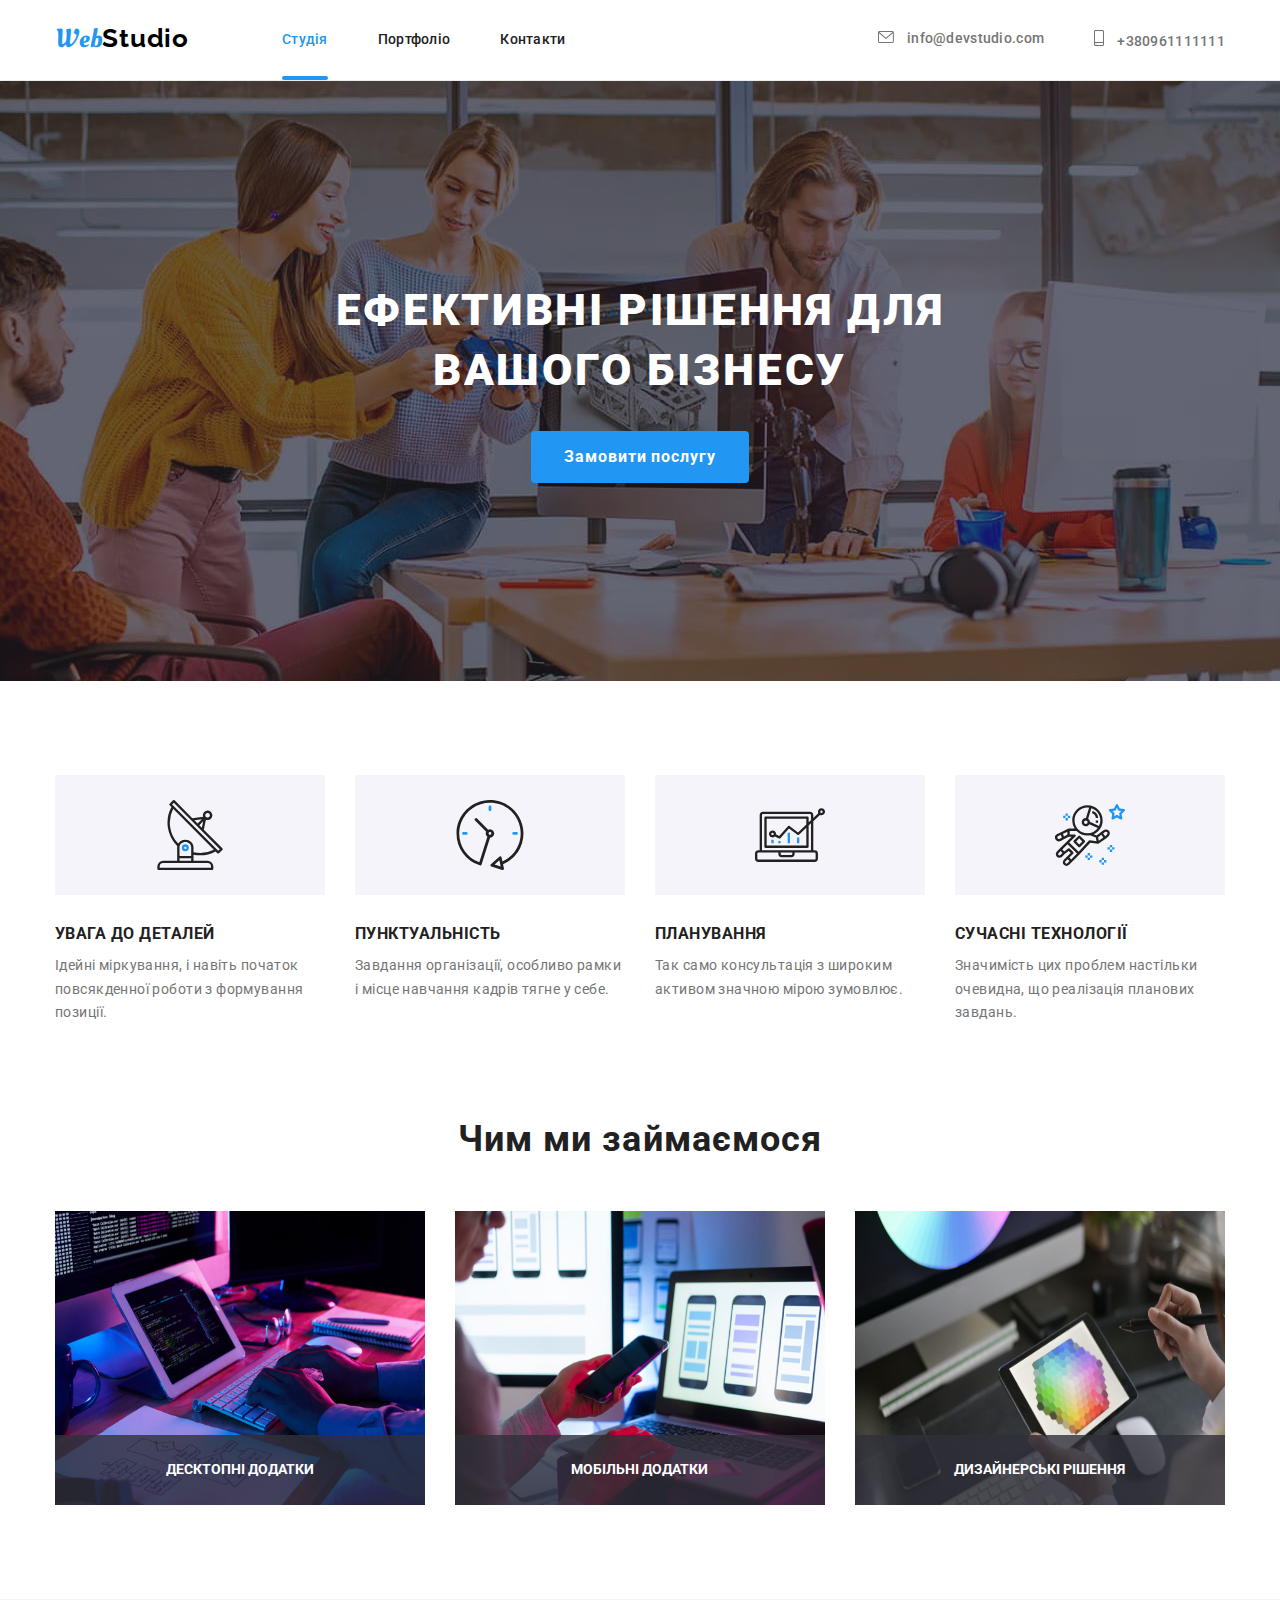
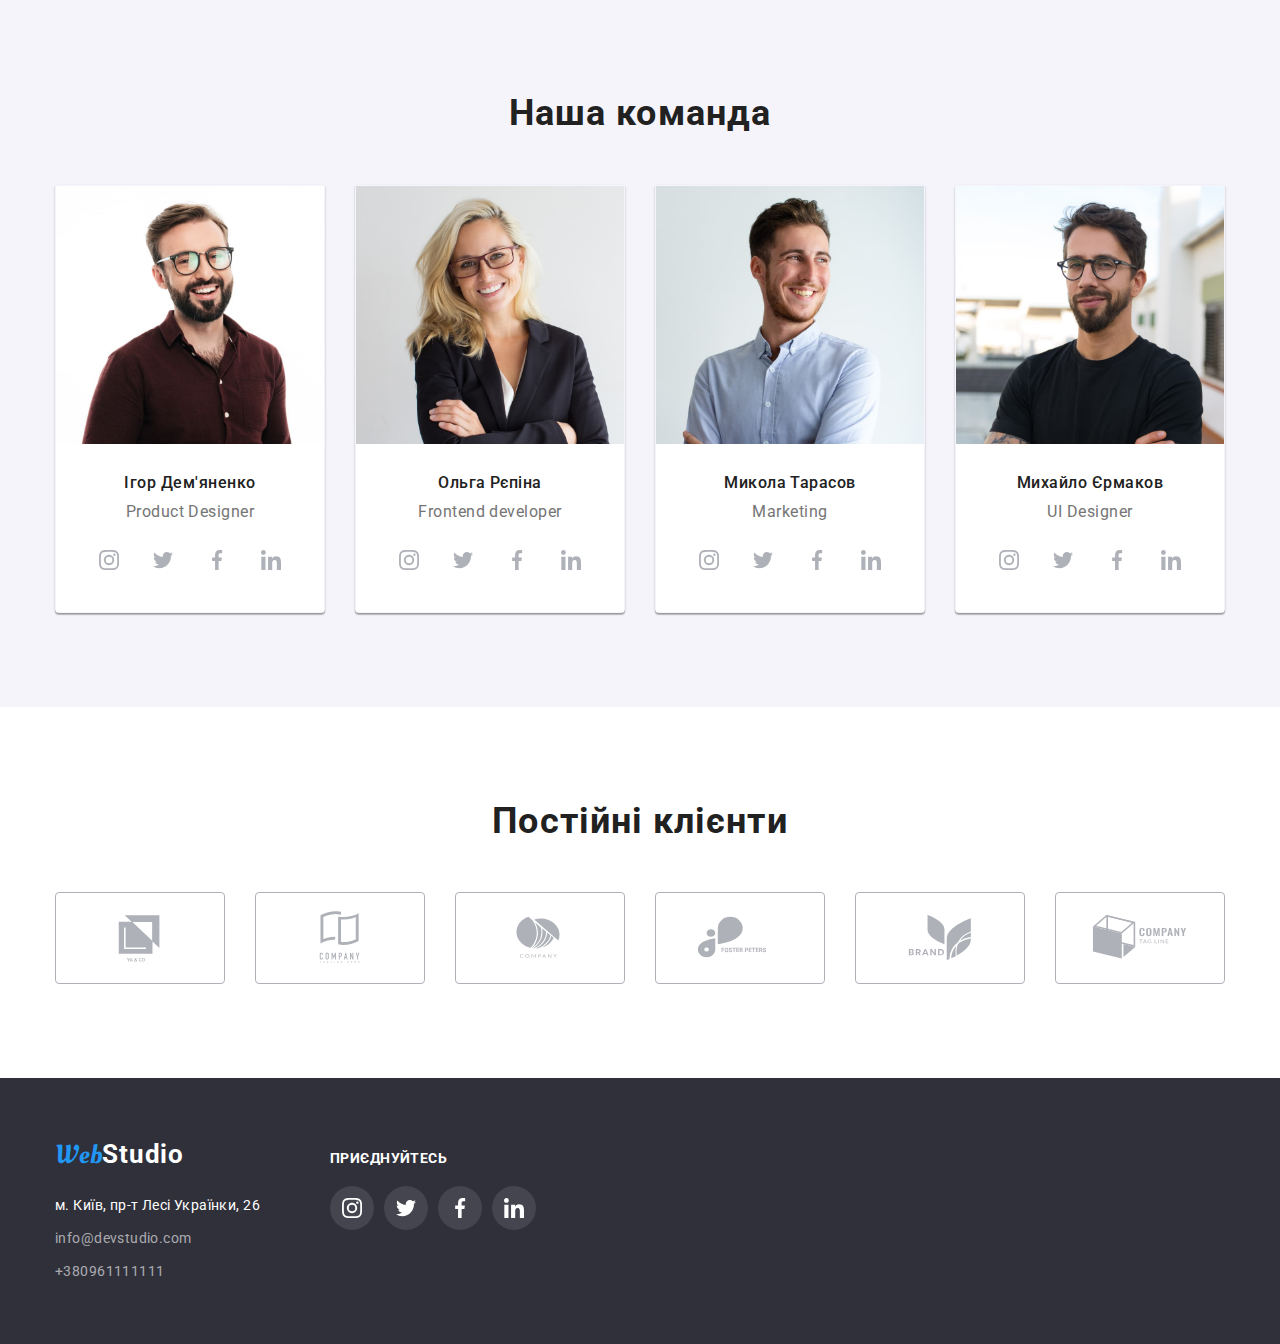
<file: index.html>
<!DOCTYPE html>
<html lang="uk">
  <head>
    <meta charset="UTF-8" />
    <meta http-equiv="X-UA-Compatible" content="IE=edge" />
    <meta name="viewport" content="width=device-width, initial-scale=1.0" />
    <title>WebStudio</title>
    <link
      href="https://fonts.googleapis.com/css2?family=Oleo+Script&family=Raleway:wght@700&family=Roboto:wght@400;500;700;900&display=swap"
      rel="stylesheet"
    />

    <link
      rel="stylesheet"
      href="https://cdnjs.cloudflare.com/ajax/libs/modern-normalize/1.1.0/modern-normalize.min.css"
      integrity="sha512-wpPYUAdjBVSE4KJnH1VR1HeZfpl1ub8YT/NKx4PuQ5NmX2tKuGu6U/JRp5y+Y8XG2tV+wKQpNHVUX03MfMFn9Q=="
      crossorigin="anonymous"
      referrerpolicy="no-referrer"
    />

    <link rel="stylesheet" href="./css/styles.css" />
  </head>
  <body>
    <!-- Page header -->
    <header class="header">
      <div class="container nav">
        <!-- The logo is a link -->
        <a href="/" class="logo link"> <span class="web">Web</span>Studio </a>
        <!-- Main navigation -->
        <nav>
          <ul class="site-nav list">
            <li class="item"><a href="" class="link current">Студія</a></li>
            <li class="item">
              <a href="./portfolio.html" class="link">Портфоліо</a>
            </li>
            <li class="item"><a href="" class="link">Контакти</a></li>
          </ul>
        </nav>
        <ul class="contacts list">
          <li class="item">
            <a href="maito:info@devstudio.com" class="link">
              <svg class="icon" width="16" height="12">
                <use href="./img/icons.svg#icon-envelope"></use>
              </svg>
              info@devstudio.com
            </a>
          </li>
          <li class="item">
            <a href="tel:+380961111111" class="link">
              <svg class="icon" width="10" height="16">
                <use href="./img/icons.svg#icon-smartphone"></use>
              </svg>
              +380961111111</a
            >
          </li>
        </ul>
      </div>
    </header>
    <!-- Unique page content -->
    <main>
      <section class="business">
        <div class="container">
          <h1 class="business-title">
            Ефективні рішення для <br />
            вашого бізнесу
          </h1>
          <button type="button" class="button" data-modal-open>
            Замовити послугу
          </button>
        </div>
        <!-- Backdrop -->
        <div class="backdrop is-hidden" data-modal>
          <div class="modal">
            <button type="button" class="icon-button" data-modal-close>
              <svg class="icon-comand-button" width="18" height="18">
                <use href="./img/icons.svg#icon-close"></use>
              </svg>
            </button>
          </div>
        </div>
      </section>
      <section class="section section-priority">
        <div class="container">
          <h2 class="section-title visually-hidden">Пріоритети</h2>
          <ul class="priority list">
            <li class="item">
              <div class="icon-features">
                <svg width="70" height="70">
                  <use href="./img/icons.svg#icon-antenna"></use>
                </svg>
              </div>

              <h3 class="section-title">УВАГА ДО ДЕТАЛЕЙ</h3>
              <p class="section-text">
                Ідейні міркування, і навіть початок повсякденної роботи з
                формування позиції.
              </p>
            </li>
            <li class="item">
              <div class="icon-features">
                <svg width="70" height="70">
                  <use href="./img/icons.svg#icon-clock"></use>
                </svg>
              </div>

              <h3 class="section-title">ПУНКТУАЛЬНІСТЬ</h3>
              <p class="section-text">
                Завдання організації, особливо рамки і місце навчання кадрів
                тягне у себе.
              </p>
            </li>
            <li class="item">
              <div class="icon-features">
                <svg width="70" height="70">
                  <use href="./img/icons.svg#icon-diagram"></use>
                </svg>
              </div>

              <h3 class="section-title">ПЛАНУВАННЯ</h3>
              <p class="section-text">
                Так само консультація з широким активом значною мірою зумовлює.
              </p>
            </li>

            <li class="item">
              <div class="icon-features">
                <svg width="70" height="70">
                  <use href="./img/icons.svg#icon-astronaut"></use>
                </svg>
              </div>

              <h3 class="section-title">СУЧАСНІ ТЕХНОЛОГІЇ</h3>
              <p class="section-text">
                Значимість цих проблем настільки очевидна, що реалізація
                планових завдань.
              </p>
            </li>
          </ul>
        </div>
      </section>
      <section class="section work">
        <div class="container">
          <h2 class="work-title">Чим ми займаємося</h2>
          <ul class="working list">
            <li class="item img-position">
              <img
                src="./img/photo5.jpg"
                alt="Coding"
                width="370"
                height="294"
              />
              <h3 class="position">ДЕСКТОПНІ ДОДАТКИ</h3>
            </li>
            <li class="item img-position">
              <img
                src="./img/photo6.jpg"
                alt="Mobile phone"
                width="370"
                height="294"
              />
              <h3 class="position">МОБІЛЬНІ ДОДАТКИ</h3>
            </li>
            <li class="item img-position">
              <img
                src="./img/photo7.jpg"
                alt="Colours"
                width="370"
                height="294"
              />
              <h3 class="position">ДИЗАЙНЕРСЬКІ РІШЕННЯ</h3>
            </li>
          </ul>
        </div>
      </section>
      <section class="section comand">
        <div class="container">
          <h2 class="comand-title">Наша команда</h2>
          <ul class="comand-list list">
            <li class="item">
              <img src="./img/photo1.jpg" alt="Product designer" width="270" />
              <div class="job-title">
                <h3 class="comand-name">Ігор Дем'яненко</h3>
                <p lang="en" class="comand-prof">Product Designer</p>

                <ul class="list comand-social">
                  <li class="icon-items">
                    <a href="" class="icon-link"
                      ><svg class="icon-comand" width="20" height="20">
                        <use href="./img/icons.svg#icon-instagram"></use></svg
                    ></a>
                  </li>
                  <li class="icon-items">
                    <a href="" class="icon-link"
                      ><svg class="icon-comand" width="20" height="20">
                        <use href="./img/icons.svg#icon-twitter"></use></svg
                    ></a>
                  </li>
                  <li class="icon-items">
                    <a href="" class="icon-link"
                      ><svg class="icon-comand" width="20" height="20">
                        <use href="./img/icons.svg#icon-facebook"></use></svg
                    ></a>
                  </li>
                  <li class="icon-items">
                    <a href="" class="icon-link"
                      ><svg class="icon-comand" width="20" height="20">
                        <use href="./img/icons.svg#icon-linkedin"></use></svg
                    ></a>
                  </li>
                </ul>
              </div>
            </li>
            <li class="item">
              <img
                src="./img/photo3.jpg"
                alt="Frontend developer"
                width="270"
              />
              <div class="job-title">
                <h3 class="comand-name">Ольга Рєпіна</h3>
                <p lang="en" class="comand-prof">Frontend developer</p>
                <ul class="list comand-social">
                  <li class="icon-items">
                    <a href="" class="icon-link"
                      ><svg class="icon-comand" width="20" height="20">
                        <use href="./img/icons.svg#icon-instagram"></use></svg
                    ></a>
                  </li>
                  <li class="icon-items">
                    <a href="" class="icon-link"
                      ><svg class="icon-comand" width="20" height="20">
                        <use href="./img/icons.svg#icon-twitter"></use></svg
                    ></a>
                  </li>
                  <li class="icon-items">
                    <a href="" class="icon-link"
                      ><svg class="icon-comand" width="20" height="20">
                        <use href="./img/icons.svg#icon-facebook"></use></svg
                    ></a>
                  </li>
                  <li class="icon-items">
                    <a href="" class="icon-link"
                      ><svg class="icon-comand" width="20" height="20">
                        <use href="./img/icons.svg#icon-linkedin"></use></svg
                    ></a>
                  </li>
                </ul>
              </div>
            </li>
            <li class="item">
              <img src="./img/photo4.jpg" alt="Marketing" width="270" />
              <div class="job-title">
                <h3 class="comand-name">Микола Тарасов</h3>
                <p lang="en" class="comand-prof">Marketing</p>
                <ul class="list comand-social">
                  <li class="icon-items">
                    <a href="" class="icon-link"
                      ><svg class="icon-comand" width="20" height="20">
                        <use href="./img/icons.svg#icon-instagram"></use></svg
                    ></a>
                  </li>
                  <li class="icon-items">
                    <a href="" class="icon-link"
                      ><svg class="icon-comand" width="20" height="20">
                        <use href="./img/icons.svg#icon-twitter"></use></svg
                    ></a>
                  </li>
                  <li class="icon-items">
                    <a href="" class="icon-link"
                      ><svg class="icon-comand" width="20" height="20">
                        <use href="./img/icons.svg#icon-facebook"></use></svg
                    ></a>
                  </li>
                  <li class="icon-items">
                    <a href="" class="icon-link"
                      ><svg class="icon-comand" width="20" height="20">
                        <use href="./img/icons.svg#icon-linkedin"></use></svg
                    ></a>
                  </li>
                </ul>
              </div>
            </li>
            <li class="item">
              <img src="./img/photo2.jpg" alt="UI Designer" width="270" />
              <div class="job-title">
                <h3 class="comand-name">Михайло Єрмаков</h3>
                <p lang="en" class="comand-prof">UI Designer</p>
                <ul class="list comand-social">
                  <li class="icon-items">
                    <a href="" class="icon-link"
                      ><svg class="icon-comand" width="20" height="20">
                        <use href="./img/icons.svg#icon-instagram"></use></svg
                    ></a>
                  </li>
                  <li class="icon-items">
                    <a href="" class="icon-link"
                      ><svg class="icon-comand" width="20" height="20">
                        <use href="./img/icons.svg#icon-twitter"></use></svg
                    ></a>
                  </li>
                  <li class="icon-items">
                    <a href="" class="icon-link"
                      ><svg class="icon-comand" width="20" height="20">
                        <use href="./img/icons.svg#icon-facebook"></use></svg
                    ></a>
                  </li>
                  <li class="icon-items">
                    <a href="" class="icon-link"
                      ><svg class="icon-comand" width="20" height="20">
                        <use href="./img/icons.svg#icon-linkedin"></use></svg
                    ></a>
                  </li>
                </ul>
              </div>
            </li>
          </ul>
        </div>
      </section>
      <!-- Постійні клієнти -->
      <section class="section">
        <div class="container">
          <h2 class="work-title">Постійні клієнти</h2>
          <ul class="list client-list">
            <li class="client-items">
              <a href="" class="client-link">
                <svg class="icon-client" width="106" height="60">
                  <use href="./img/icons.svg#icon-Logo"></use>
                </svg>
              </a>
            </li>
            <li class="client-items">
              <a href="" class="client-link">
                <svg class="icon-client" width="106" height="60">
                  <use href="./img/icons.svg#icon-Logo-1"></use>
                </svg>
              </a>
            </li>
            <li class="client-items">
              <a href="" class="client-link">
                <svg class="icon-client" width="106" height="60">
                  <use href="./img/icons.svg#icon-Logo-2"></use>
                </svg>
              </a>
            </li>
            <li class="client-items">
              <a href="" class="client-link">
                <svg class="icon-client" width="106" height="60">
                  <use href="./img/icons.svg#icon-Logo-3"></use>
                </svg>
              </a>
            </li>
            <li class="client-items">
              <a href="" class="client-link">
                <svg class="icon-client" width="106" height="60">
                  <use href="./img/icons.svg#icon-Logo-4"></use>
                </svg>
              </a>
            </li>
            <li class="client-items">
              <a href="" class="client-link">
                <svg class="icon-client" width="106" height="60">
                  <use href="./img/icons.svg#icon-Logo-5"></use>
                </svg>
              </a>
            </li>
          </ul>
        </div>
      </section>
    </main>
    <!-- ФУТЕР -->
    <footer class="footer">
      <div class="container social-networks">
        <div>
          <a href="/" class="logo-footer link">
            <span class="web">Web</span>Studio
          </a>
          <address>
            <ul class="address-list list">
              <li class="address item">м. Київ, пр-т Лесі Українки, 26</li>
              <li class="item">
                <a href="maito:info@devstudio.com" class="link-footer link">
                  info@devstudio.com</a
                >
              </li>
              <li class="item">
                <a href="tel:+380961111111" class="link-footer link">
                  +380961111111</a
                >
              </li>
            </ul>
          </address>
        </div>
        <div class="social-network">
          <p class="join">ПРИЄДНУЙТЕСЬ</p>
          <ul class="list social-list">
            <li class="socil-items">
              <a href="" class="social-links">
                <svg class="icon-social-links" width="20" height="20">
                  <use href="./img/icons.svg#icon-instagram"></use>
                </svg>
              </a>
            </li>
            <li class="socil-items">
              <a href="" class="social-links">
                <svg class="icon-social-links" width="20" height="20">
                  <use href="./img/icons.svg#icon-twitter"></use>
                </svg>
              </a>
            </li>
            <li class="socil-items">
              <a href="" class="social-links">
                <svg class="icon-social-links" width="20" height="20">
                  <use href="./img/icons.svg#icon-facebook"></use>
                </svg>
              </a>
            </li>
            <li class="socil-items">
              <a href="" class="social-links">
                <svg class="icon-social-links" width="20" height="20">
                  <use href="./img/icons.svg#icon-linkedin"></use>
                </svg>
              </a>
            </li>
          </ul>
        </div>
      </div>
    </footer>
    <script src="./js/modal.js"></script>
  </body>
</html>
</file>
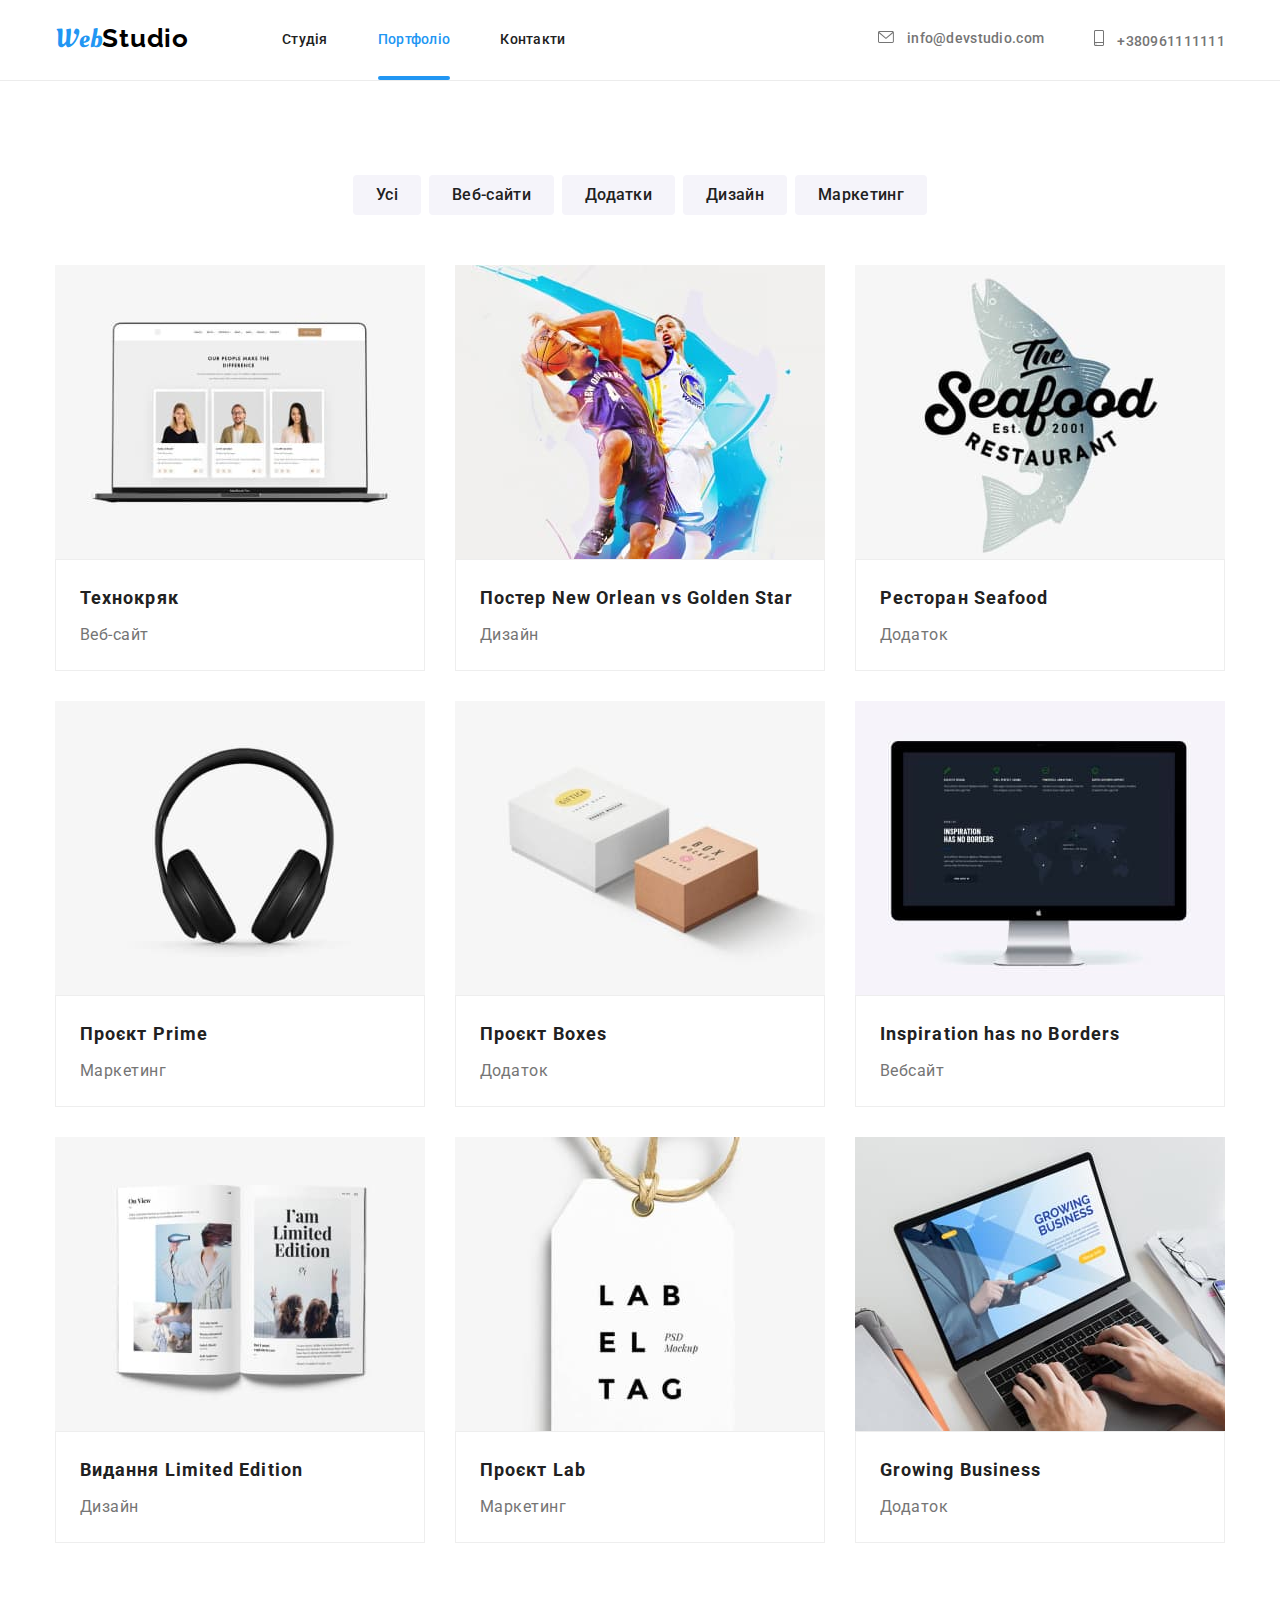
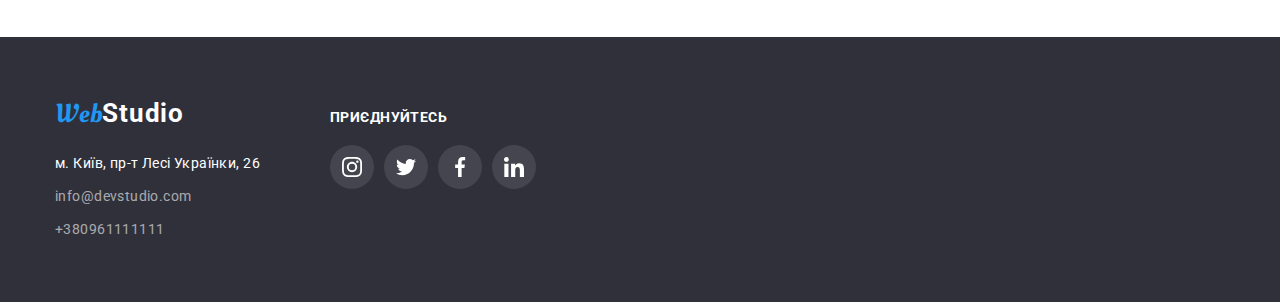
<file: portfolio.html>
<!DOCTYPE html>
<html lang="uk">
  <head>
    <meta charset="UTF-8" />
    <meta http-equiv="X-UA-Compatible" content="IE=edge" />
    <meta name="viewport" content="width=device-width, initial-scale=1.0" />
    <title>Portfolio</title>
    <link
      href="https://fonts.googleapis.com/css2?family=Oleo+Script&family=Raleway:wght@700&family=Roboto:wght@400;500;700;900&display=swap"
      rel="stylesheet"
    />
    <link
      rel="stylesheet"
      href="https://cdnjs.cloudflare.com/ajax/libs/modern-normalize/1.1.0/modern-normalize.min.css"
      integrity="sha512-wpPYUAdjBVSE4KJnH1VR1HeZfpl1ub8YT/NKx4PuQ5NmX2tKuGu6U/JRp5y+Y8XG2tV+wKQpNHVUX03MfMFn9Q=="
      crossorigin="anonymous"
      referrerpolicy="no-referrer"
    />
    <link rel="stylesheet" href="./css/styles.css" />
  </head>
  <body>
    <header class="header">
      <div class="container nav">
        <!-- The logo is a link -->
        <a href="/" class="logo link"> <span class="web">Web</span>Studio </a>
        <!-- Main navigation -->
        <nav>
          <ul class="site-nav list">
            <li class="item"><a href="./index.html" class="link">Студія</a></li>
            <li class="item">
              <a href="./portfolio.html" class="link current">Портфоліо</a>
            </li>
            <li class="item"><a href="" class="link">Контакти</a></li>
          </ul>
        </nav>
        <ul class="contacts list">
          <li class="item">
            <a href="maito:info@devstudio.com" class="link">
              <svg class="icon" width="16" height="12">
                <use href="./img/icons.svg#icon-envelope"></use>
              </svg>
              info@devstudio.com
            </a>
          </li>
          <li class="item">
            <a href="tel:+380961111111" class="link">
              <svg class="icon" width="10" height="16">
                <use href="./img/icons.svg#icon-smartphone"></use>
              </svg>
              +380961111111</a
            >
          </li>
        </ul>
      </div>
    </header>

    <main>
      <section class="section">
        <div class="container">
          <h1 class="visually-hidden">Фільтр</h1>
          <ul class="button-list list">
            <li class="item">
              <button type="button" class="button-p">Усі</button>
            </li>
            <li class="item">
              <button type="button" class="button-p">Веб-сайти</button>
            </li>
            <li class="item">
              <button type="button" class="button-p">Додатки</button>
            </li>
            <li class="item">
              <button type="button" class="button-p">Дизайн</button>
            </li>
            <li class="item">
              <button type="button" class="button-p">Маркетинг</button>
            </li>
          </ul>

          <ul class="project-list list">
            <li class="item hovery">
              <a href="" class="link hovery">
                <div class="overlay">
                  <div class="img-overlay">
                    <img src="./img/techn.jpg" alt="techno" width="370" />
                  </div>
                  <p class="text-overlay">
                    Ресурс пропонує комплексні пропозиції з різним рівнем
                    функціоналу та сервісів. Все це дозволить відвідувачу
                    отримати вичерпні відомості про компанію чи приватну особу.
                  </p>
                </div>

                <div class="name-project">
                  <h2 class="name">Технокряк</h2>
                  <p class="filter">Веб-сайт</p>
                </div>
              </a>
            </li>
            <li class="item hovery">
              <a href="" class="link hovery">
                <div class="overlay">
                  <div class="img-overlay">
                    <img src="./img/poster.jpg" alt="poster" width="370" />
                  </div>
                  <p class="text-overlay">
                    Ресурс пропонує комплексні пропозиції з різним рівнем
                    функціоналу та сервісів. Все це дозволить відвідувачу
                    отримати вичерпні відомості про компанію чи приватну особу.
                  </p>
                </div>
                <div class="name-project">
                  <h2 class="name">
                    Постер <span lang="en">New Orlean vs Golden Star</span>
                  </h2>
                  <p class="filter">Дизайн</p>
                </div>
              </a>
            </li>
            <li class="item hovery">
              <a href="" class="link hovery">
                <div class="overlay">
                  <div class="img-overlay">
                    <img
                      src="./img/restaurant.jpg"
                      alt="restaurant"
                      width="370"
                    />
                  </div>
                  <p class="text-overlay">
                    Ресурс пропонує комплексні пропозиції з різним рівнем
                    функціоналу та сервісів. Все це дозволить відвідувачу
                    отримати вичерпні відомості про компанію чи приватну особу.
                  </p>
                </div>
                <div class="name-project">
                  <h2 class="name">Ресторан <span lang="en">Seafood</span></h2>
                  <p class="filter">Додаток</p>
                </div>
              </a>
            </li>
            <li class="item hovery">
              <a href="" class="link hovery">
                <div class="overlay">
                  <div class="img-overlay">
                    <img src="./img/prime.jpg" alt="prime" width="370" />
                  </div>
                  <p class="text-overlay">
                    Ресурс пропонує комплексні пропозиції з різним рівнем
                    функціоналу та сервісів. Все це дозволить відвідувачу
                    отримати вичерпні відомості про компанію чи приватну особу.
                  </p>
                </div>
                <div class="name-project">
                  <h2 class="name">Проєкт <span lang="en">Prime</span></h2>
                  <p class="filter">Маркетинг</p>
                </div>
              </a>
            </li>
            <li class="item hovery">
              <a href="" class="link hovery">
                <div class="overlay">
                  <div class="img-overlay">
                    <img src="./img/boxes.jpg" alt="boxes" width="370" />
                  </div>
                  <p class="text-overlay">
                    Ресурс пропонує комплексні пропозиції з різним рівнем
                    функціоналу та сервісів. Все це дозволить відвідувачу
                    отримати вичерпні відомості про компанію чи приватну особу.
                  </p>
                </div>
                <div class="name-project">
                  <h2 class="name">Проєкт <span lang="en">Boxes</span></h2>
                  <p class="filter">Додаток</p>
                </div>
              </a>
            </li>
            <li class="item hovery">
              <a href="" class="link hovery">
                <div class="overlay">
                  <div class="img-overlay">
                    <img
                      src="./img/inspiration.jpg"
                      alt="inspiration"
                      width="370"
                    />
                  </div>
                  <p class="text-overlay">
                    Ресурс пропонує комплексні пропозиції з різним рівнем
                    функціоналу та сервісів. Все це дозволить відвідувачу
                    отримати вичерпні відомості про компанію чи приватну особу.
                  </p>
                </div>
                <div class="name-project">
                  <h2 class="name">
                    <span lang="en">Inspiration has no Borders</span>
                  </h2>
                  <p class="filter">Вебсайт</p>
                </div>
              </a>
            </li>
            <li class="item hovery">
              <a href="" class="link hovery">
                <div class="overlay">
                  <div class="img-overlay">
                    <img src="./img/limited.jpg" alt="limited" width="370" />
                  </div>
                  <p class="text-overlay">
                    Ресурс пропонує комплексні пропозиції з різним рівнем
                    функціоналу та сервісів. Все це дозволить відвідувачу
                    отримати вичерпні відомості про компанію чи приватну особу.
                  </p>
                </div>
                <div class="name-project">
                  <h2 class="name">
                    Видання <span lang="en">Limited Edition</span>
                  </h2>
                  <p class="filter">Дизайн</p>
                </div>
              </a>
            </li>
            <li class="item hovery">
              <a href="" class="link hovery">
                <div class="overlay">
                  <div class="img-overlay">
                    <img src="./img/lab.jpg" alt="lab" width="370" />
                  </div>
                  <p class="text-overlay">
                    Ресурс пропонує комплексні пропозиції з різним рівнем
                    функціоналу та сервісів. Все це дозволить відвідувачу
                    отримати вичерпні відомості про компанію чи приватну особу.
                  </p>
                </div>
                <div class="name-project">
                  <h2 class="name">Проєкт <span lang="en">Lab</span></h2>
                  <p class="filter">Маркетинг</p>
                </div>
              </a>
            </li>
            <li class="item hovery">
              <a href="" class="link hovery">
                <div class="overlay">
                  <div class="img-overlay">
                    <img src="./img/business.jpg" alt="business" width="370" />
                  </div>
                  <p class="text-overlay">
                    Ресурс пропонує комплексні пропозиції з різним рівнем
                    функціоналу та сервісів. Все це дозволить відвідувачу
                    отримати вичерпні відомості про компанію чи приватну особу.
                  </p>
                </div>
                <div class="name-project">
                  <h2 class="name"><span lang="en">Growing Business</span></h2>
                  <p class="filter">Додаток</p>
                </div>
              </a>
            </li>
          </ul>
        </div>
      </section>
    </main>

    <footer class="footer">
      <div class="container social-networks">
        <div>
          <a href="/" class="logo-footer link">
            <span class="web">Web</span>Studio
          </a>
          <address>
            <ul class="address-list list">
              <li class="address item">м. Київ, пр-т Лесі Українки, 26</li>
              <li class="item">
                <a href="maito:info@devstudio.com" class="link-footer link">
                  info@devstudio.com</a
                >
              </li>
              <li class="item">
                <a href="tel:+380961111111" class="link-footer link">
                  +380961111111</a
                >
              </li>
            </ul>
          </address>
        </div>
        <div class="social-network">
          <p class="join">ПРИЄДНУЙТЕСЬ</p>
          <ul class="list social-list">
            <li class="socil-items">
              <a href="" class="social-links">
                <svg class="icon-social-links" width="20" height="20">
                  <use href="./img/icons.svg#icon-instagram"></use>
                </svg>
              </a>
            </li>
            <li class="socil-items">
              <a href="" class="social-links">
                <svg class="icon-social-links" width="20" height="20">
                  <use href="./img/icons.svg#icon-twitter"></use>
                </svg>
              </a>
            </li>
            <li class="socil-items">
              <a href="" class="social-links">
                <svg class="icon-social-links" width="20" height="20">
                  <use href="./img/icons.svg#icon-facebook"></use>
                </svg>
              </a>
            </li>
            <li class="socil-items">
              <a href="" class="social-links">
                <svg class="icon-social-links" width="20" height="20">
                  <use href="./img/icons.svg#icon-linkedin"></use>
                </svg>
              </a>
            </li>
          </ul>
        </div>
      </div>
    </footer>
  </body>
</html>
</file>
<file: css/styles.css>
*,
*::before,
*::after {
  box-sizing: border-box;
}
img {
  display: block;
  max-width: 100%;
}

:root {
  --primary-text-color: #757575;
  --accent-color: #2196f3;
  --title-text-color: #212121;
  --secondary-text-color: #ffffff;
}
body {
  background-color: #ffffff;
  color: var(--primary-text-color);
  font-family: Roboto, sans-serif;
  font-size: 14px;
  margin: 0px;
}

.list {
  list-style: none;
  margin: 0;
  padding: 0;
}
.link {
  text-decoration: none;
}

.logo {
  color: #000000;
  font-family: 'Raleway', sans-serif;
  font-weight: 700;
  font-size: 26px;
  line-height: 1.19;
  letter-spacing: 0.03em;
  transition: color 250ms cubic-bezier(0.4, 0, 0.2, 1);
}

.logo:hover,
.logo-footer:hover {
  color: var(--accent-color);
}
.web {
  color: var(--accent-color);
  font-family: Oleo Script, cursive;
  font-size: 26px;
  line-height: 1.38;
  font-weight: 400;
  letter-spacing: 0.03em;
}
/* site-nav */
.site-nav .link {
  color: var(--title-text-color);
  font-style: normal;
  font-weight: 500;
  line-height: 1.14;
  letter-spacing: 0.02em;
  display: block;
  padding-top: 32px;
  padding-bottom: 32px;
  transition: color 250ms cubic-bezier(0.4, 0, 0.2, 1);
}

.site-nav .link:hover,
.site-nav .link:focus {
  color: var(--accent-color);
}
.site-nav .link.current {
  color: var(--accent-color);
  position: relative;
}
.link.current::after {
  content: '';
  width: 100%;
  height: 4px;
  background-color: var(--accent-color);
  display: block;
  border-radius: 2px;
  position: absolute;
  left: 0;
  bottom: 0;
}

.contacts .link {
  color: var(--primary-text-color);
  font-weight: 500;
  line-height: 1.14;
  letter-spacing: 0.02em;
  padding-top: 32px;
  padding-bottom: 32px;
  transition: color 250ms cubic-bezier(0.4, 0, 0.2, 1);
}
.contacts .link:hover,
.contacts .link:focus {
  color: var(--accent-color);
}
.business {
  background-color: #2f303a;
  text-align: center;
  padding: 200px 0px;

  max-width: 1600px;
  height: 600px;
  margin-left: auto;
  margin-right: auto;
  background-image: linear-gradient(
      to right,
      rgba(47, 48, 58, 0.4),
      rgba(47, 48, 58, 0.4)
    ),
    url('../img/hero.jpg');
  background-repeat: no-repeat;
  background-position: center;
  background-size: cover;
}

.business-title {
  color: var(--secondary-text-color);
  font-weight: 900;
  font-size: 44px;
  line-height: 1.36;
  text-align: center;
  letter-spacing: 0.06em;
  text-transform: uppercase;

  margin-bottom: 30px;
}

.button {
  font-family: inherit;
  cursor: pointer;
  color: var(--secondary-text-color);
  background-color: var(--accent-color);
  font-family: inherit;
  font-weight: 700;
  font-size: 16px;
  line-height: 1.87;
  display: inline-block;
  align-items: center;
  text-align: center;
  letter-spacing: 0.06em;

  border: 1px solid transparent;
  border-radius: 4px;
  padding: 10px 32px;
  min-width: 152px;
  transition: background-color 250ms cubic-bezier(0.4, 0, 0.2, 1);
}
.button:hover,
.button:focus {
  background-color: #188ce8;
}

.button-p {
  font-family: inherit;
  cursor: pointer;
  color: var(--title-text-color);
  background-color: #f5f4fa;
  font-weight: 500;
  font-size: 16px;
  line-height: 1.62;
  letter-spacing: 0.02em;

  border: 1px solid transparent;
  border-radius: 4px;

  display: inline-block;
  align-items: center;
  text-align: center;
  padding: 6px 22px;
  transition: background-color 250ms cubic-bezier(0.4, 0, 0.2, 1),
    color 250ms cubic-bezier(0.4, 0, 0.2, 1),
    box-shadow 250ms cubic-bezier(0.4, 0, 0.2, 1);
}
.button-p:hover,
.button-p:focus {
  color: var(--secondary-text-color);
  background-color: var(--accent-color);
  box-shadow: 0px 3px 1px rgba(0, 0, 0, 0.1), 0px 1px 2px rgba(0, 0, 0, 0.08),
    0px 2px 2px rgba(0, 0, 0, 0.12);
}

.section-title {
  color: var(--title-text-color);
  font-weight: 700;
  line-height: 1.14;
  letter-spacing: 0.03em;
  text-transform: uppercase;
}

.section-text {
  color: var(--primary-text-color);
  line-height: 1.71;
  letter-spacing: 0.03em;
}
.work-title,
.comand-title {
  color: var(--title-text-color);
  font-weight: 700;
  font-size: 36px;
  line-height: 1.16;
  text-align: center;
  letter-spacing: 0.03em;
}
/* text-position (Чим ми займаємося) */
.position {
  position: absolute;
  bottom: 0;
  left: 0;
  width: 370px;
  height: 70px;
  background: rgba(47, 48, 58, 0.8);

  text-align: center;
  padding-top: 27px;
  padding-bottom: 27px;
  color: var(--secondary-text-color);
  font-weight: 700;
  font-size: 14px;
  line-height: 1.14;
  text-transform: uppercase;
}
.img-position {
  position: relative;
}
.comand-name {
  color: var(--title-text-color);
  font-weight: 500;
  font-size: 16px;
  line-height: 1.18;
  letter-spacing: 0.03em;
}
.comand-prof {
  font-weight: 400;
  font-size: 16px;
  line-height: 1.18;
  letter-spacing: 0.03em;
  margin-bottom: 16px;
}

.name {
  color: var(--title-text-color);
  font-weight: 700;
  font-size: 18px;
  line-height: 2;
  letter-spacing: 0.06em;
}
.filter {
  color: var(--primary-text-color);
  font-weight: 400;
  font-size: 16px;
  line-height: 1.87;
  letter-spacing: 0.03em;
}
.footer {
  background-color: #2f303a;
}
.logo-footer {
  color: var(--secondary-text-color);
  font-weight: 700;
  font-size: 26px;
  line-height: 1.19;
  letter-spacing: 0.03em;
  transition: color 250ms cubic-bezier(0.4, 0, 0.2, 1);
}
.address {
  font-style: normal;
  color: var(--secondary-text-color);
  font-weight: 400;
  font-size: 14px;
  line-height: 1.71;
  letter-spacing: 0.03em;
}
.link-footer {
  color: rgba(255, 255, 255, 0.6);
  font-style: normal;
  font-weight: 400;
  font-size: 14px;
  line-height: 1.71;
  letter-spacing: 0.03em;
  transition: color 250ms cubic-bezier(0.4, 0, 0.2, 1);
}
.link-footer:hover,
.link-footer:focus {
  color: var(--accent-color);
}

.visually-hidden {
  position: absolute;
  white-space: nowrap;
  width: 1px;
  height: 1px;
  overflow: hidden;
  border: 0;
  padding: 0;
  clip: rect(0 0 0 0);
  clip-path: inset(50%);
  margin: -1px;
}
h1,
h2,
h3,
h4,
h5,
h6,
p {
  margin: 0;
}
/* Container */
.container {
  width: 1200px;
  padding-left: 15px;
  padding-right: 15px;
  margin: 0 auto;
}
/* Header */
.header {
  border-bottom: 1px solid #ececec;
}

.site-nav {
  display: flex;
  margin-left: 93px;
}
.site-nav .item:not(:last-child) {
  margin-right: 50px;
}
.contacts {
  display: flex;
  margin-left: auto;
}
.contacts .item + .item {
  margin-left: 50px;
}
.nav {
  display: flex;
  align-items: center;
}

/* Main */
.list .section-title {
  margin-bottom: 10px;
}
.priority {
  display: flex;
  flex-wrap: wrap;
}
.section {
  padding-top: 94px;
  padding-bottom: 94px;
}

.priority .item {
  width: 270px;
  margin-right: 30px;
}

.priority .item:last-child {
  margin-right: 0;
}
.working {
  display: flex;
}
.work-title {
  margin-bottom: 50px;
}
.working .item {
  margin-right: 30px;
  width: calc((100% - 60px) / 3);
}
.working .item:last-child {
  margin-right: 0;
}

.section.comand {
  background-color: #f5f4fa;
}
.comand-list {
  display: flex;
}
.comand-title {
  margin-bottom: 50px;
}
.comand-list .item {
  width: calc((100% - 90px) * 4);
  margin-right: 30px;
  border: 1px solid transparent;
  border-radius: 0px 0px 4px 4px;
  box-shadow: 0px 1px 3px rgba(0, 0, 0, 0.12), 0px 1px 1px rgba(0, 0, 0, 0.14),
    0px 2px 1px rgba(0, 0, 0, 0.2);
}
.comand-list .item:last-child {
  margin-right: 0;
}
.job-title {
  text-align: center;
  padding-top: 30px;
  padding-bottom: 30px;
  background-color: #ffffff;
}
.comand-name {
  margin-bottom: 10px;
}
.button-list {
  display: flex;
  justify-content: center;
  margin-bottom: 50px;
}

.button-list .item:not(:last-child) {
  margin-right: 8px;
}
.project-list {
  display: flex;
  flex-wrap: wrap;
  gap: 30px;
}
.project-list .item {
  width: calc((100% - 60px) / 3);
}

.hovery:hover,
.hovery:focus {
  box-shadow: 0px 3px 1px rgba(0, 0, 0, 0.1), 0px 1px 2px rgba(0, 0, 0, 0.08),
    0px 2px 2px rgba(0, 0, 0, 0.12);
}
.hovery:hover .text-overlay,
.hovery:focus .text-overlay {
  transform: translateY(0);
}
.hovery:hover .img-overlay::before,
.hovery:focus .img-overlay::before {
  transform: translateY(0);
}

.name-project {
  padding: 20px 24px;
  border: 1px solid #eeeeee;
}
.name {
  margin-bottom: 4px;
}
.section-priority {
  padding-bottom: 0px;
}

/* Footer */

.footer {
  padding-top: 60px;
  padding-bottom: 60px;
}

.logo-footer {
  display: inline-block;
  margin-bottom: 20px;
}

.address-list .item {
  margin-bottom: 9px;
}

.address-list .item:last-child {
  margin-bottom: 0px;
}

/* Спрайт */
.icon {
  fill: currentColor;
  margin-right: 10px;
}
.icon-features {
  display: flex;
  justify-content: center;
  align-items: center;
  background-color: #f5f4fa;
  margin-bottom: 30px;
  height: 120px;
}

.social-links {
  width: 44px;
  height: 44px;
  border-radius: 50%;
  background-color: rgba(255, 255, 255, 0.1);
  text-decoration: none;
  display: flex;
  align-items: center;
  justify-content: center;
  transition: background-color 250ms cubic-bezier(0.4, 0, 0.2, 1);
}

.social-networks {
  display: flex;
  align-items: baseline;
}

.social-network {
  margin-left: 70px;
}

.social-list {
  display: flex;
  gap: 10px;
}

.icon-social-links {
  fill: var(--secondary-text-color);
}

.social-links:hover,
.social-links:focus {
  background-color: var(--accent-color);
}

.join {
  text-align: left;
  margin-bottom: 20px;
  font-weight: 700;
  letter-spacing: 0.03em;
  text-transform: uppercase;
  color: #ffffff;
}

.comand-social {
  display: flex;
  align-items: center;
  justify-content: center;
}
.icon-comand {
  fill: #afb1b8;
  transition: fill 250ms cubic-bezier(0.4, 0, 0.2, 1);
}
.icon-items {
  margin-left: 10px;
}
.icon-items:nth-child(1) {
  margin-left: 0px;
}
.icon-link {
  width: 44px;
  height: 44px;
  text-decoration: none;
  display: flex;
  border-radius: 50%;
  align-items: center;
  justify-content: center;
  transition: background-color 250ms cubic-bezier(0.4, 0, 0.2, 1);
}

.icon-link:hover,
.icon-link:focus {
  background-color: var(--accent-color);
  border-radius: 50%;
}
.icon-link:hover .icon-comand,
.icon-link:focus .icon-comand {
  fill: #ffffff;
}
.icon-client {
  fill: #afb1b8;
  transition: fill 250ms cubic-bezier(0.4, 0, 0.2, 1);
}
.client-list {
  display: flex;
  align-items: center;
  justify-content: center;
}
.client-link {
  text-decoration: none;
  display: flex;
  align-items: center;
  justify-content: center;
  width: 170px;
  height: 92px;
  border: 1px solid #afb1b8;
  border-radius: 4px;
  transition: border 250ms cubic-bezier(0.4, 0, 0.2, 1);
}
.client-items {
  margin-left: 30px;
}

.client-items:nth-child(1) {
  margin-left: 0px;
}
.client-link:hover,
.client-link:focus {
  fill: var(--accent-color);
  border: 1px solid var(--accent-color);
}
.client-link:hover .icon-client,
.client-link:focus .icon-client {
  fill: var(--accent-color);
}

/* Backdrop */
.backdrop {
  position: fixed;
  top: 0;
  left: 0;
  width: 100%;
  height: 100%;
  background-color: rgba(0, 0, 0, 0.2);
  opacity: 1;
  transition: opacity 250ms cubic-bezier(0.4, 0, 0.2, 1);
}
.backdrop.is-hidden {
  opacity: 0;
  pointer-events: none;
  visibility: hidden;
}
.backdrop.is-hidden .modal {
  transform: translate(-50%, -50%) scale(0.9);
}
.modal {
  position: absolute;
  top: 50%;
  left: 50%;
  min-height: 581px;
  min-width: 528px;
  background-color: #ffffff;
  box-shadow: 0px 1px 3px rgba(0, 0, 0, 0.12), 0px 1px 1px rgba(0, 0, 0, 0.14),
    0px 2px 1px rgba(0, 0, 0, 0.2);
  border-radius: 4px;
  transform: translate(-50%, -50%) scale(1);
  transition: transform 250ms cubic-bezier(0.4, 0, 0.2, 1);
}
.icon-comand-button {
  fill: #000000;
}

.icon-button {
  width: 30px;
  height: 30px;
  text-decoration: none;
  border-radius: 50%;
  background-color: #ffffff;
  border: 1px solid rgba(0, 0, 0, 0.1);
  display: flex;
  align-items: center;
  justify-content: center;
  position: absolute;
  top: 8px;
  right: 8px;
}

/* OVERLAY PORTFOLIO */
.overlay {
  position: relative;
  overflow: hidden;
}

.img-overlay::before {
  display: inline-block;
  position: absolute;
  content: '';
  top: 0;
  left: 0;
  width: 100%;
  height: 100%;
  background-color: rgba(33, 150, 243, 0.9);
  transform: translateY(100%);
  transition: transform 250ms cubic-bezier(0.4, 0, 0.2, 1);
}
.text-overlay {
  position: absolute;
  top: 0;
  left: 0;
  transform: translateY(100%);
  transition: transform 250ms cubic-bezier(0.4, 0, 0.2, 1);
  display: inline-block;
  text-align: left;
  padding: 63px 24px;
  font-weight: 400;
  font-size: 18px;
  line-height: 1.55;
  color: var(--secondary-text-color);
  letter-spacing: 0.03em;
}

/* .icon-link:hover,
    .icon-link:focus {
      background-color: var(--accent-color);
      border-radius: 50%;} */
</file>
